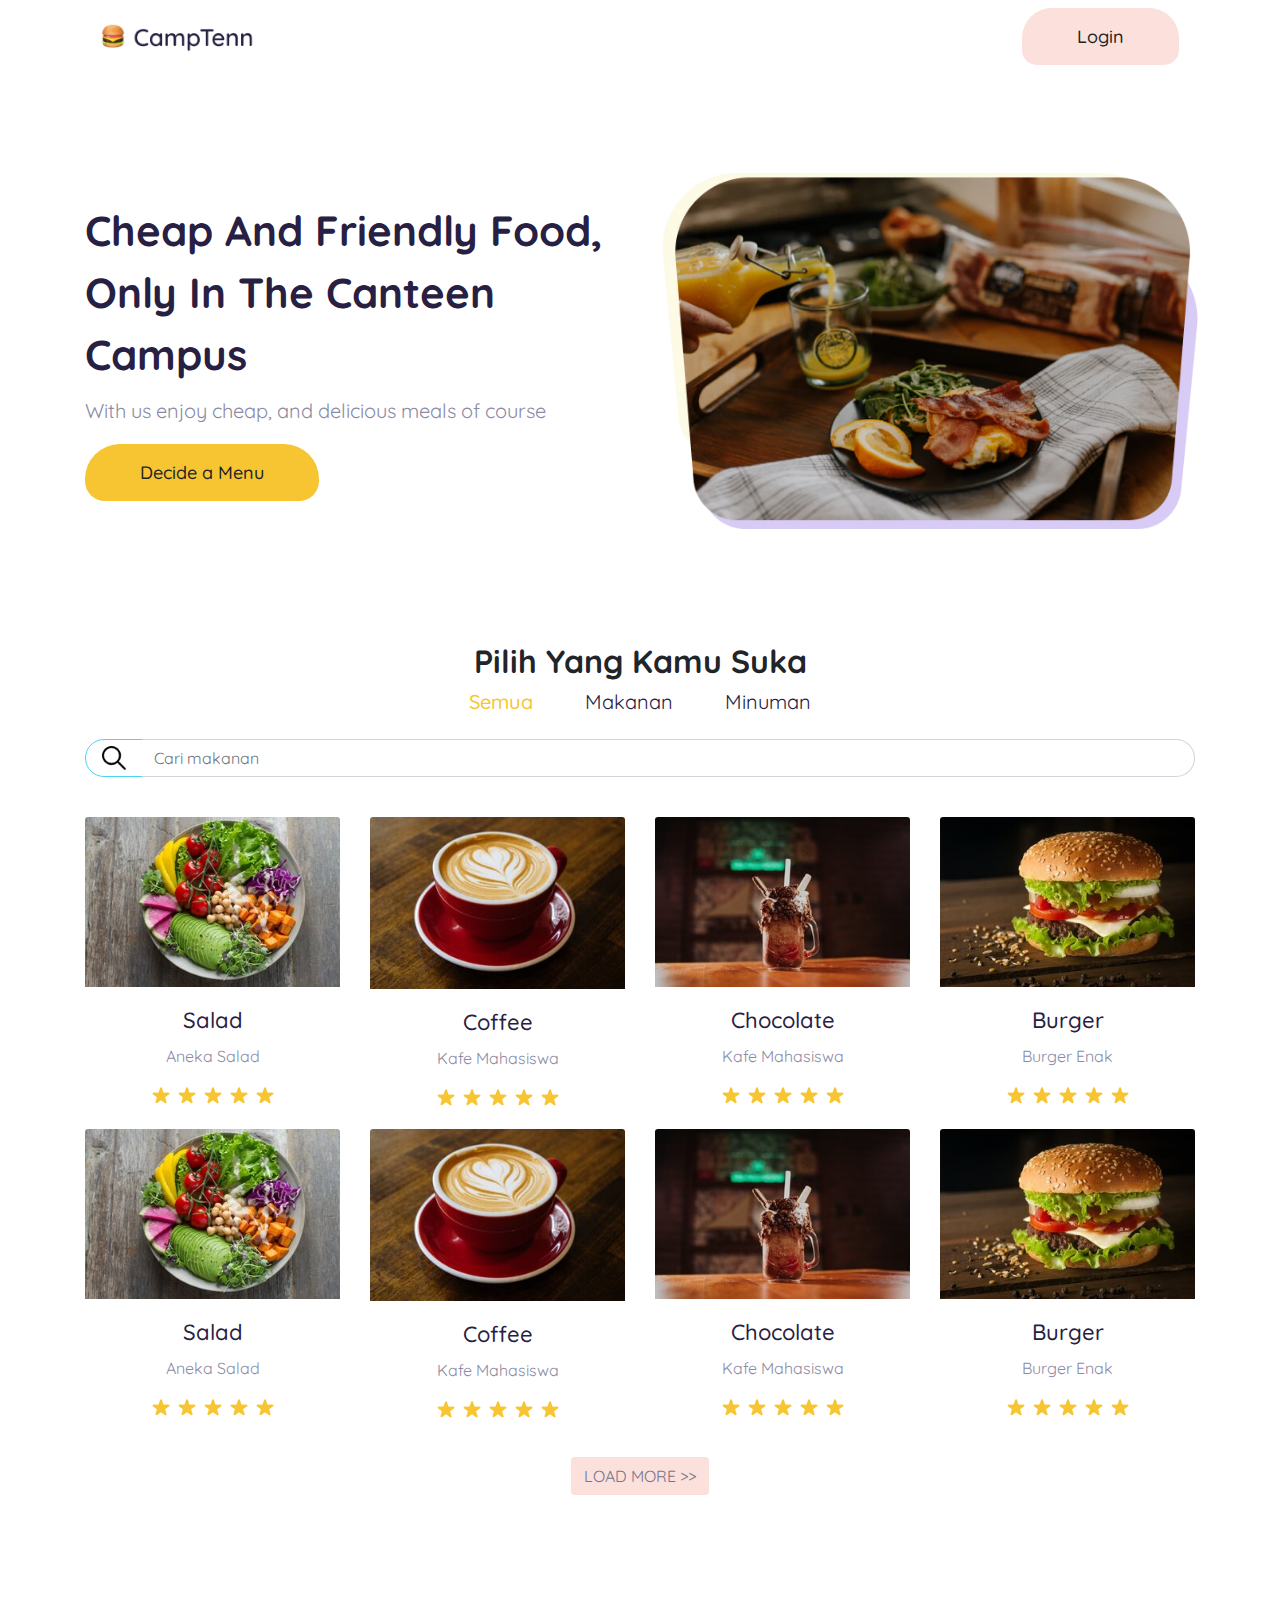
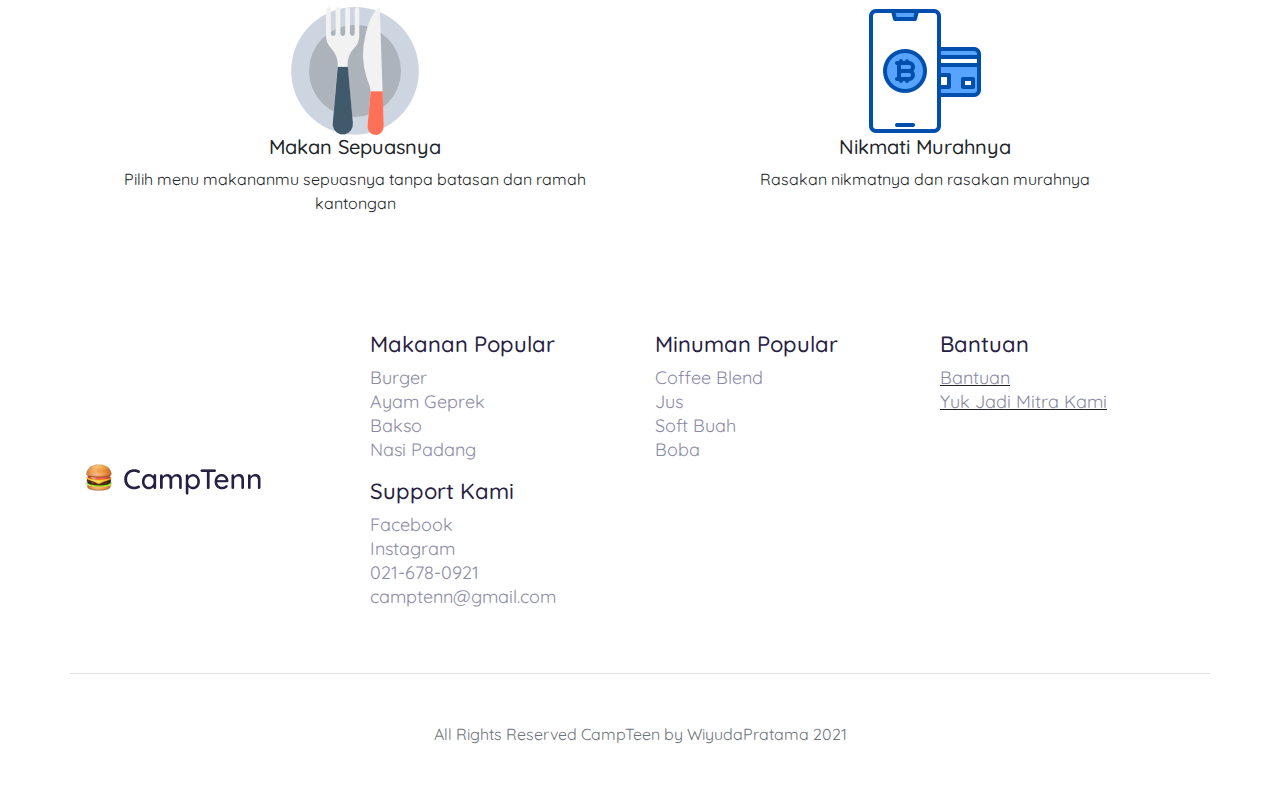
<file: index.html>
<!DOCTYPE html>
<html lang="en">
<head>
  <meta charset="UTF-8">
  <meta name="viewport" content="width=device-width, initial-scale=1.0">
  <link rel="icon" href="/frontend/icon/hamburger.png" type="image/png">
  <title>CampTenn</title>

  <link href="https://fonts.googleapis.com/css2?family=Quicksand:wght@400;500;700&display=swap" rel="stylesheet"> 
  <link rel="stylesheet" href="/frontend/library/css/bootstrap.min.css">
  <link rel="stylesheet" href="/frontend/style/main.css">


</head>
<body>

  <!-- navbar -->
  <div class="container">
    <nav class="navbar navbar-expand-lg navbar-light bg-white">
      <a href="index.html" class="navbar-brand">
        <img src="/frontend/image/logo.png" alt="Logo CampTeen" height="30px">
      </a>
      <button class="navbar-toggler" type="button" data-toggle="collapse" data-target="#navbarNav" aria-controls="navbarNav" aria-expanded="false" aria-label="Toggle navigation">
        <span class="navbar-toggler-icon"></span>
      </button>
      <div class="collapse navbar-collapse" id="navbarNav">
        <ul class="navbar-nav ml-auto text-center">
          <!-- Mobile Button -->
          <a href="login.html" class="d-sm-block d-md-none btn btn-login btn-block ml-sm-0">
            Login
          </a>
          <!-- Dekstop Button -->
          <a href="login.html" class="my-2 my-lg-0 d-none d-md-block btn btn-login ml-lg-4">
            Login
          </a>
        </ul>
      </div>
    </nav>
  </div>

  <!-- Banner -->
  <div class="jumbotron jumbotron-fluid">
    <div class="container">
      <div class="row justify-content-center">
        <div class="col-12 col-lg-6 d-flex align-items-center left-content">
          <div class="row">
            <div class="col-lg-12">
              <h1>Cheap And Friendly Food, <br>
                Only In The Canteen Campus
              </h1>
              <p>With us enjoy cheap, and delicious meals of course</p>
              <div class="btn-menu">
                <a data-easing="easeInOutCubic" href="#kategori" class="btn btn-menu-decide">
                  Decide a Menu
                </a>
              </div>
            </div>
          </div>
        </div>
        <div class="col-12 col-lg-6 right-content">
          <img src="/frontend/image/banner.jpg" alt="Banner" class="mx-auto d-block">
        </div>
      </div>
    </div>
  </div>

  <main>
    <!-- Kategori Menu -->
    <section class="section-kategori mt-5 pb-5" id="kategori">
      <div class="container">
        <div class="row text-center">
          <div class="col-12">
            <h2>Pilih Yang Kamu Suka</h2>
            <a href="#" class="mx-4 menu-kategori active">Semua</a>
            <a href="#" class="mx-4 menu-kategori">Makanan</a>
            <a href="#" class="mx-4 menu-kategori">Minuman</a>
          </div>
        </div>
        <div class="row mt-4 search-menu">
          <div class="col-12">
            <form action="#">
              <div class="input-group mb-3">
                <div class="input-group-prepend">
                  <span class="input-group-text" id="search-menu"><img src="/frontend/icon/search.png" alt="" class="w-75 mx-auto d-block"></span>
                </div>
                <input type="text" class="form-control" placeholder="Cari makanan" aria-describedby="search-menu">
              </div>
            </form>
          </div>
        </div>
        <div class="row menu-pilihan mt-4">
          <div class="col-12 col-md-6 col-lg-3">
            <div class="card">
              <a href="checkout.html">
                <img src="/frontend/image/salad.jpg" class="card-img-top" width="200px" alt="...">
              </a>
              <div class="card-body text-center">
                <h5 class="card-title">Salad</h5>
                <p class="card-text">Aneka Salad</p>
                <img src="/frontend/image/stars.png" alt="">
              </div>
            </div>
          </div>
          <div class="col-12 col-md-6 col-lg-3">
            <div class="card">
              <a href="#">
                <img src="/frontend/image/coffee.jpg" class="card-img-top" alt="...">
              </a>
              <div class="card-body text-center">
                <h5 class="card-title">Coffee</h5>
                <p class="card-text">Kafe Mahasiswa</p>
                <img src="/frontend/image/stars.png" alt="">
              </div>
            </div>
          </div>
          <div class="col-12 col-md-6 col-lg-3">
            <div class="card">
              <a href="#">
                <img src="/frontend/image/chocolate.jpg" class="card-img-top" alt="...">
              </a>
              <div class="card-body text-center">
                <h5 class="card-title">Chocolate</h5>
                <p class="card-text">Kafe Mahasiswa</p>
                <img src="/frontend/image/stars.png" alt="">
              </div>
            </div>
          </div>
          <div class="col-12 col-md-6 col-lg-3">
            <div class="card">
              <a href="#">
                <img src="/frontend/image/burger.jpg" class="card-img-top" alt="...">
              </a>
              <div class="card-body text-center">
                <h5 class="card-title">Burger</h5>
                <p class="card-text">Burger Enak</p>
                <img src="/frontend/image/stars.png" alt="">
              </div>
            </div>
          </div>
          <div class="col-12 col-md-6 col-lg-3">
            <div class="card">
              <a href="#">
                <img src="/frontend/image/salad.jpg" class="card-img-top" width="200px" alt="...">
              </a>
              <div class="card-body text-center">
                <h5 class="card-title">Salad</h5>
                <p class="card-text">Aneka Salad</p>
                <img src="/frontend/image/stars.png" alt="">
              </div>
            </div>
          </div>
          <div class="col-12 col-md-6 col-lg-3">
            <div class="card">
              <a href="#">
                <img src="/frontend/image/coffee.jpg" class="card-img-top" alt="...">
              </a>
              <div class="card-body text-center">
                <h5 class="card-title">Coffee</h5>
                <p class="card-text">Kafe Mahasiswa</p>
                <img src="/frontend/image/stars.png" alt="">
              </div>
            </div>
          </div>
          <div class="col-12 col-md-6 col-lg-3">
            <div class="card">
              <a href="#">
                <img src="/frontend/image/chocolate.jpg" class="card-img-top" alt="...">
              </a>
              <div class="card-body text-center">
                <h5 class="card-title">Chocolate</h5>
                <p class="card-text">Kafe Mahasiswa</p>
                <img src="/frontend/image/stars.png" alt="">
              </div>
            </div>
          </div>
          <div class="col-12 col-md-6 col-lg-3">
            <div class="card">
              <a href="#">
                <img src="/frontend/image/burger.jpg" class="card-img-top" alt="...">
              </a>
              <div class="card-body text-center">
                <h5 class="card-title">Burger</h5>
                <p class="card-text">Burger Enak</p>
                <img src="/frontend/image/stars.png" alt="">
              </div>
            </div>
          </div>
        </div>
        <div class="row text-center mt-3">
          <div class="col-12">
            <a href="#" class="btn btn-load-more">LOAD MORE >></a>
          </div>
        </div>
      </div>
    </section>

    <!-- Info -->
    <section class="section-info mt-5">
      <div class="container">
        <div class="row justify-content-center text-center">
          <div class="col-12 col-lg-6 pt-3">
            <img src="/frontend/icon/food.png" alt="">
            <h5>Makan Sepuasnya</h5>
            <p>Pilih menu makananmu sepuasnya tanpa batasan dan ramah kantongan</p>
          </div>
          <div class="col-12 col-lg-6 pt-3">
            <img src="/frontend/icon/payment.png" alt="">
            <h5>Nikmati Murahnya</h5>
            <p>Rasakan nikmatnya dan rasakan murahnya</p>
          </div>
        </div>
      </div>
    </section>
  </main>

  <footer>
    <div class="container">
      <div class="row justify-content-center pb-5">
        <div class="col-12 col-lg-3 d-flex align-items-center">
          <div class="row">
            <div class="col-lg-12">
              <img src="/frontend/image/logo.png" alt="Logo">
            </div>
          </div>
        </div>
        <div class="col-lg-3">
          <h5>Makanan Popular</h5>
          <ul class="list-unstyled">
            <li><a href="#">Burger</a></li>
            <li><a href="#">Ayam Geprek</a></li>
            <li><a href="#">Bakso</a></li>
            <li><a href="#">Nasi Padang</a></li>
          </ul>
          <h5>Support Kami</h5>
          <ul class="list-unstyled">
            <li><a href="#">Facebook</a></li>
            <li><a href="#">Instagram</a></li>
            <li><a href="#">021-678-0921</a></li>
            <li><a href="#">camptenn@gmail.com</a></li>
          </ul>
        </div>
        <div class="col-lg-3">
          <h5>Minuman Popular</h5>
          <ul class="list-unstyled">
            <li><a href="#">Coffee Blend</a></li>
            <li><a href="#">Jus</a></li>
            <li><a href="#">Soft Buah</a></li>
            <li><a href="#">Boba</a></li>
          </ul>
        </div>
        <div class="col-lg-3">
          <h5>Bantuan</h5>
          <u class="list-unstyled">
            <li><a href="#">Bantuan</a></li>
            <li><a href="#">Yuk Jadi Mitra Kami</a></li>
          </u>
        </div>
      </div>
      <div class="row justify-content-center align-items-center pt-5 border-top pb-5">
        <div class="col-auto text-muted">
          All Rights Reserved CampTeen by WiyudaPratama 2021
        </div>
      </div>
    </div>
  </footer>

  <script src="/frontend/library/jquery/jquery-3.5.1.min.js"></script>
  <script src="/frontend/library/js/bootstrap.min.js"></script>
  <script src="/frontend/library/smooth-scroll/smooth-scroll.polyfills.min.js"></script>
  <script>
    var easeInOutCubic = new SmoothScroll('[data-easing="easeInOutCubic"]', {
      easing: 'easeInOutCubic',
      speed: 800,
      speedAsDuration: true
    });
  </script>
</body>
</html>
</file>
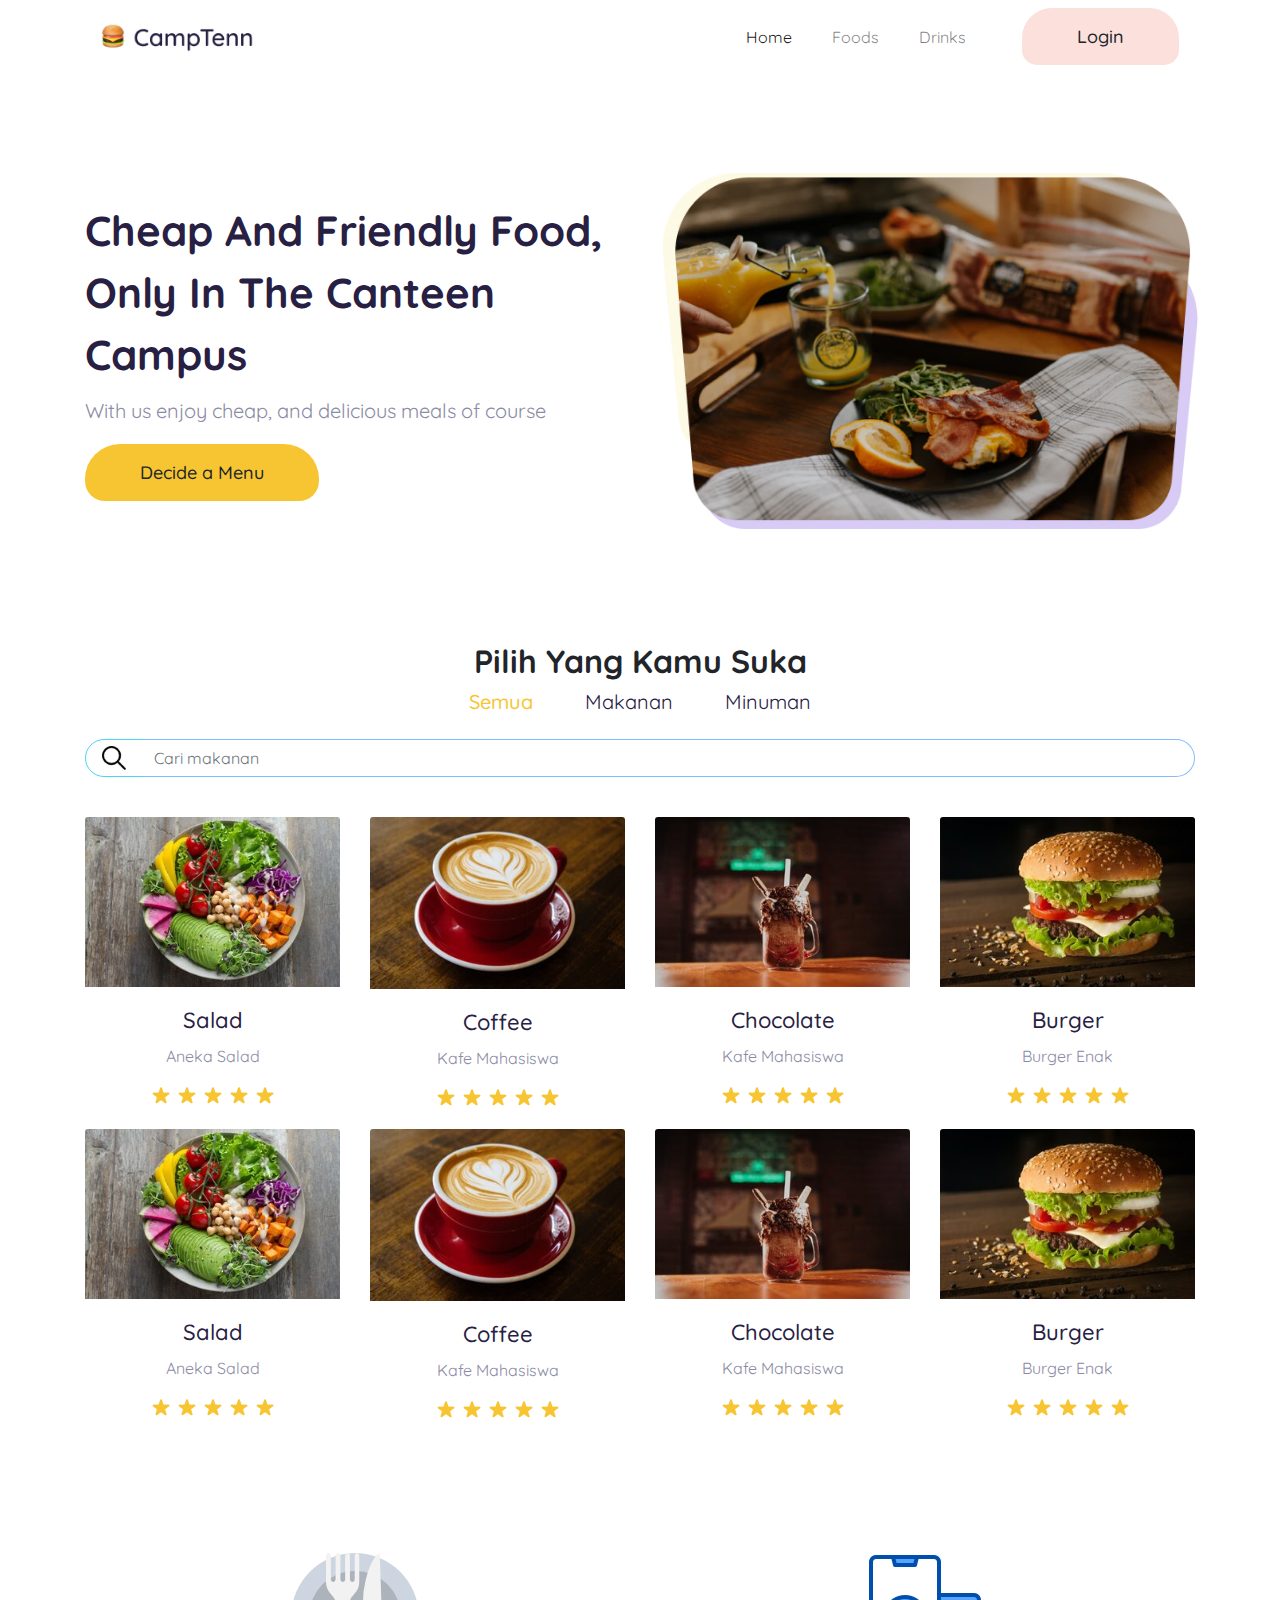
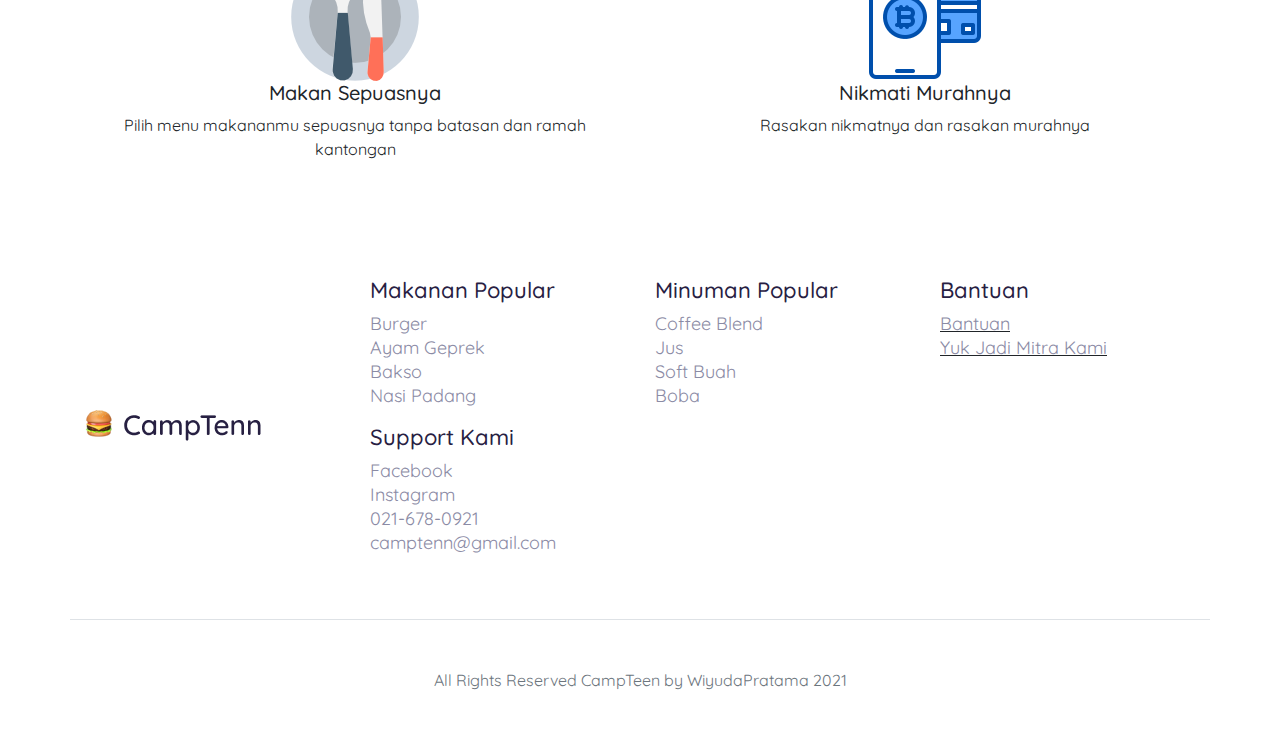
<file: frontend/index.html>
<!DOCTYPE html>
<html lang="en">
<head>
  <meta charset="UTF-8">
  <meta name="viewport" content="width=device-width, initial-scale=1.0">
  <title>CampTenn</title>

  <link href="https://fonts.googleapis.com/css2?family=Quicksand:wght@400;500;700&display=swap" rel="stylesheet"> 
  <link rel="stylesheet" href="/frontend/library/css/bootstrap.min.css">
  <link rel="stylesheet" href="/frontend/style/main.css">

</head>
<body>

  <!-- navbar -->
  <div class="container">
    <nav class="navbar navbar-expand-lg navbar-light bg-white">
      <a href="#" class="navbar-brand">
        <img src="/frontend/image/logo.png" alt="Logo CampTeen" height="30px">
      </a>
      <button class="navbar-toggler" type="button" data-toggle="collapse" data-target="#navbarNav" aria-controls="navbarNav" aria-expanded="false" aria-label="Toggle navigation">
        <span class="navbar-toggler-icon"></span>
      </button>
      <div class="collapse navbar-collapse" id="navbarNav">
        <ul class="navbar-nav ml-auto text-center">
          <li class="nav-item mr-lg-4 mr-sm-0">
            <a href="#" class="nav-link active">Home</a>
          </li>
          <li class="nav-item mr-lg-4 mr-sm-0">
            <a href="#" class="nav-link">Foods</a>
          </li>
          <li class="nav-item mr-lg-4 mr-sm-0">
            <a href="#" class="nav-link">Drinks</a>
          </li>
        </ul>
        <!-- Mobile Button -->
        <a href="#" class="d-sm-block d-md-none btn btn-login btn-block ml-sm-0">
          Login
        </a>
        <!-- Dekstop Button -->
        <a href="#" class="my-2 my-lg-0 d-none d-md-block btn btn-login ml-lg-4">
          Login
        </a>
      </div>
    </nav>
  </div>

  <!-- Banner -->
  <div class="jumbotron jumbotron-fluid">
    <div class="container">
      <div class="row justify-content-center">
        <div class="col-12 col-lg-6 d-flex align-items-center left-content">
          <div class="row">
            <div class="col-lg-12">
              <h1>Cheap And Friendly Food, <br>
                Only In The Canteen Campus
              </h1>
              <p>With us enjoy cheap, and delicious meals of course</p>
              <div class="btn-menu">
                <a href="#" class="btn btn-menu-decide">
                  Decide a Menu
                </a>
              </div>
            </div>
          </div>
        </div>
        <div class="col-12 col-lg-6 right-content">
          <img src="/frontend/image/banner.jpg" alt="Banner" class="mx-auto d-block">
        </div>
      </div>
    </div>
  </div>

  <main>
    <!-- Kategori Menu -->
    <section class="section-kategori mt-5 pb-5">
      <div class="container">
        <div class="row text-center">
          <div class="col-12">
            <h2>Pilih Yang Kamu Suka</h2>
            <a href="#" class="mx-4 menu-kategori active">Semua</a>
            <a href="#" class="mx-4 menu-kategori">Makanan</a>
            <a href="#" class="mx-4 menu-kategori">Minuman</a>
          </div>
        </div>
        <div class="row mt-4 search-menu">
          <div class="col-12">
            <form action="#">
              <div class="input-group mb-3">
                <div class="input-group-prepend">
                  <span class="input-group-text" id="search-menu"><img src="/frontend/icon/search.png" alt="" class="w-75 mx-auto d-block"></span>
                </div>
                <input type="text" class="form-control" placeholder="Cari makanan" aria-describedby="search-menu" autofocus>
              </div>
            </form>
          </div>
        </div>
        <div class="row menu-pilihan mt-4">
          <div class="col-12 col-md-6 col-lg-3">
            <div class="card">
              <a href="checkout.html">
                <img src="/frontend/image/salad.jpg" class="card-img-top" width="200px" alt="...">
              </a>
              <div class="card-body text-center">
                <h5 class="card-title">Salad</h5>
                <p class="card-text">Aneka Salad</p>
                <img src="/frontend/image/stars.png" alt="">
              </div>
            </div>
          </div>
          <div class="col-12 col-md-6 col-lg-3">
            <div class="card">
              <a href="#">
                <img src="/frontend/image/coffee.jpg" class="card-img-top" alt="...">
              </a>
              <div class="card-body text-center">
                <h5 class="card-title">Coffee</h5>
                <p class="card-text">Kafe Mahasiswa</p>
                <img src="/frontend/image/stars.png" alt="">
              </div>
            </div>
          </div>
          <div class="col-12 col-md-6 col-lg-3">
            <div class="card">
              <a href="#">
                <img src="/frontend/image/chocolate.jpg" class="card-img-top" alt="...">
              </a>
              <div class="card-body text-center">
                <h5 class="card-title">Chocolate</h5>
                <p class="card-text">Kafe Mahasiswa</p>
                <img src="/frontend/image/stars.png" alt="">
              </div>
            </div>
          </div>
          <div class="col-12 col-md-6 col-lg-3">
            <div class="card">
              <a href="#">
                <img src="/frontend/image/burger.jpg" class="card-img-top" alt="...">
              </a>
              <div class="card-body text-center">
                <h5 class="card-title">Burger</h5>
                <p class="card-text">Burger Enak</p>
                <img src="/frontend/image/stars.png" alt="">
              </div>
            </div>
          </div>
          <div class="col-12 col-md-6 col-lg-3">
            <div class="card">
              <a href="#">
                <img src="/frontend/image/salad.jpg" class="card-img-top" width="200px" alt="...">
              </a>
              <div class="card-body text-center">
                <h5 class="card-title">Salad</h5>
                <p class="card-text">Aneka Salad</p>
                <img src="/frontend/image/stars.png" alt="">
              </div>
            </div>
          </div>
          <div class="col-12 col-md-6 col-lg-3">
            <div class="card">
              <a href="#">
                <img src="/frontend/image/coffee.jpg" class="card-img-top" alt="...">
              </a>
              <div class="card-body text-center">
                <h5 class="card-title">Coffee</h5>
                <p class="card-text">Kafe Mahasiswa</p>
                <img src="/frontend/image/stars.png" alt="">
              </div>
            </div>
          </div>
          <div class="col-12 col-md-6 col-lg-3">
            <div class="card">
              <a href="#">
                <img src="/frontend/image/chocolate.jpg" class="card-img-top" alt="...">
              </a>
              <div class="card-body text-center">
                <h5 class="card-title">Chocolate</h5>
                <p class="card-text">Kafe Mahasiswa</p>
                <img src="/frontend/image/stars.png" alt="">
              </div>
            </div>
          </div>
          <div class="col-12 col-md-6 col-lg-3">
            <div class="card">
              <a href="#">
                <img src="/frontend/image/burger.jpg" class="card-img-top" alt="...">
              </a>
              <div class="card-body text-center">
                <h5 class="card-title">Burger</h5>
                <p class="card-text">Burger Enak</p>
                <img src="/frontend/image/stars.png" alt="">
              </div>
            </div>
          </div>
        </div>
      </div>
    </section>

    <!-- Info -->
    <section class="section-info mt-5">
      <div class="container">
        <div class="row justify-content-center text-center">
          <div class="col-12 col-lg-6 pt-3">
            <img src="/frontend/icon/food.png" alt="">
            <h5>Makan Sepuasnya</h5>
            <p>Pilih menu makananmu sepuasnya tanpa batasan dan ramah kantongan</p>
          </div>
          <div class="col-12 col-lg-6 pt-3">
            <img src="/frontend/icon/payment.png" alt="">
            <h5>Nikmati Murahnya</h5>
            <p>Rasakan nikmatnya dan rasakan murahnya</p>
          </div>
        </div>
      </div>
    </section>
  </main>

  <footer>
    <div class="container">
      <div class="row justify-content-center pb-5">
        <div class="col-12 col-lg-3 d-flex align-items-center">
          <div class="row">
            <div class="col-lg-12">
              <img src="/frontend/image/logo.png" alt="Logo">
            </div>
          </div>
        </div>
        <div class="col-lg-3">
          <h5>Makanan Popular</h5>
          <ul class="list-unstyled">
            <li><a href="#">Burger</a></li>
            <li><a href="#">Ayam Geprek</a></li>
            <li><a href="#">Bakso</a></li>
            <li><a href="#">Nasi Padang</a></li>
          </ul>
          <h5>Support Kami</h5>
          <ul class="list-unstyled">
            <li><a href="#">Facebook</a></li>
            <li><a href="#">Instagram</a></li>
            <li><a href="#">021-678-0921</a></li>
            <li><a href="#">camptenn@gmail.com</a></li>
          </ul>
        </div>
        <div class="col-lg-3">
          <h5>Minuman Popular</h5>
          <ul class="list-unstyled">
            <li><a href="#">Coffee Blend</a></li>
            <li><a href="#">Jus</a></li>
            <li><a href="#">Soft Buah</a></li>
            <li><a href="#">Boba</a></li>
          </ul>
        </div>
        <div class="col-lg-3">
          <h5>Bantuan</h5>
          <u class="list-unstyled">
            <li><a href="#">Bantuan</a></li>
            <li><a href="#">Yuk Jadi Mitra Kami</a></li>
          </u>
        </div>
      </div>
      <div class="row justify-content-center align-items-center pt-5 border-top pb-5">
        <div class="col-auto text-muted">
          All Rights Reserved CampTeen by WiyudaPratama 2021
        </div>
      </div>
    </div>
  </footer>

  <script src="/frontend/library/jquery/jquery-3.5.1.min.js"></script>
  <script src="/frontend/library/js/bootstrap.min.js"></script>
</body>
</html>
</file>
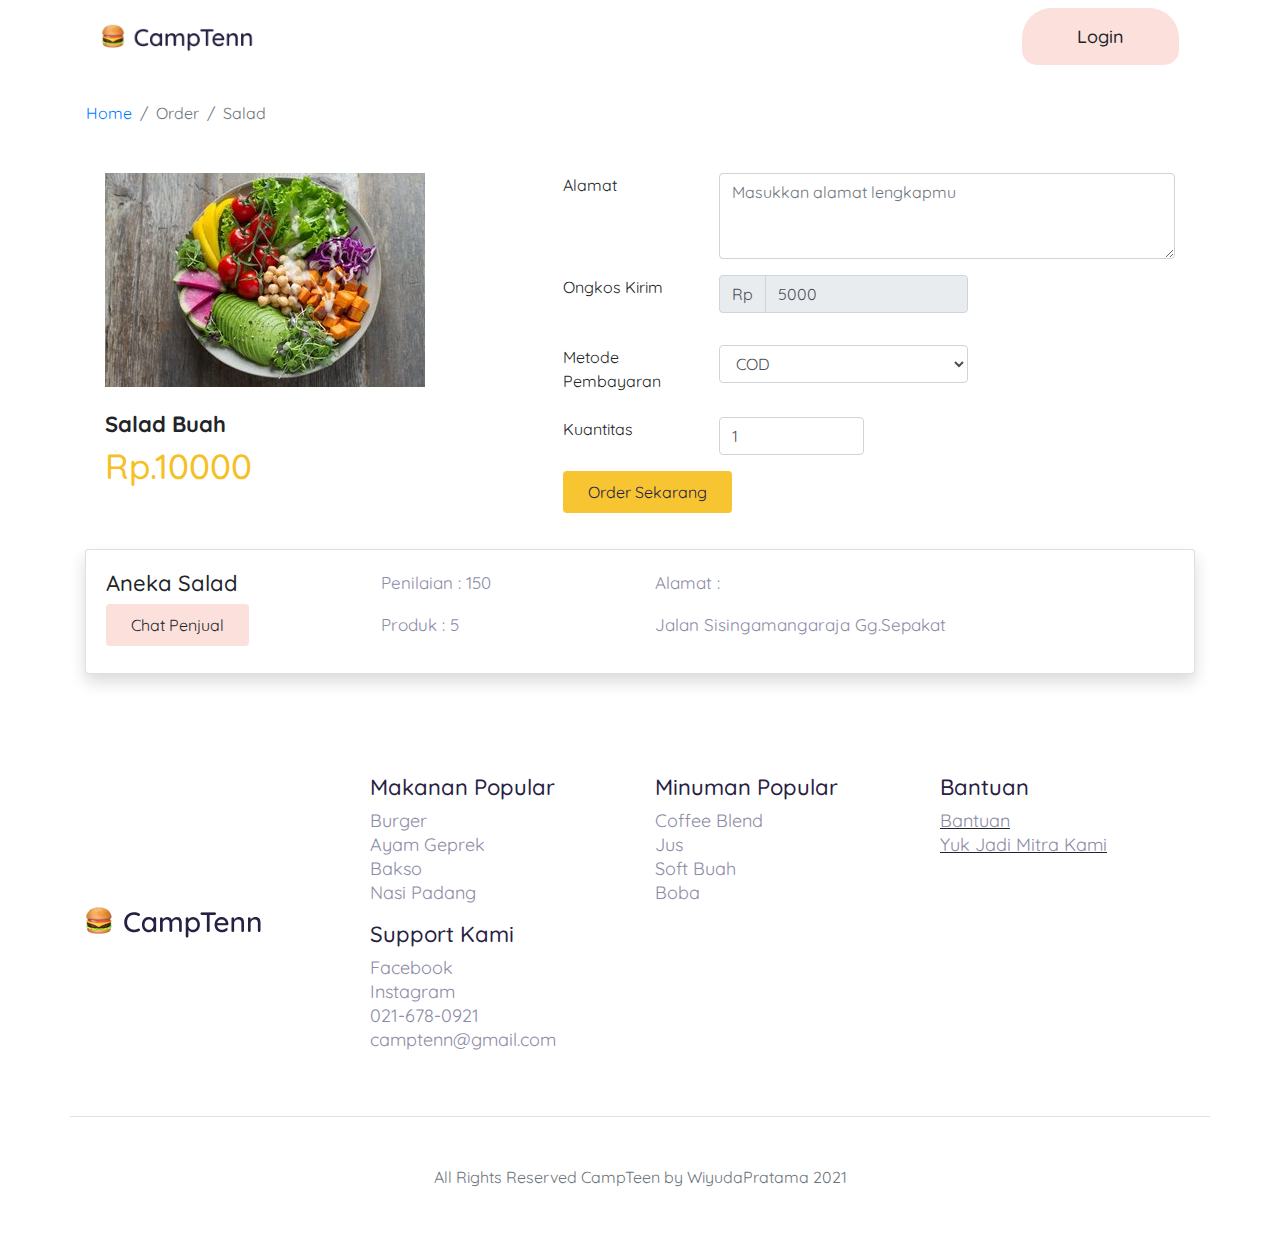
<file: checkout.html>
<!DOCTYPE html>
<html lang="en">
<head>
  <meta charset="UTF-8">
  <meta name="viewport" content="width=device-width, initial-scale=1.0">
  <link rel="icon" href="/frontend/icon/hamburger.png" type="image/png">
  <title>CampTenn</title>

  <link href="https://fonts.googleapis.com/css2?family=Quicksand:wght@400;500;700&display=swap" rel="stylesheet"> 
  <link rel="stylesheet" href="/frontend/library/css/bootstrap.min.css">
  <link rel="stylesheet" href="/frontend/style/main.css">

</head>
<body>

  <!-- navbar -->
  <div class="container">
    <nav class="navbar navbar-expand-lg navbar-light bg-white">
      <a href="index.html" class="navbar-brand">
        <img src="/frontend/image/logo.png" alt="Logo CampTeen" height="30px">
      </a>
      <button class="navbar-toggler" type="button" data-toggle="collapse" data-target="#navbarNav" aria-controls="navbarNav" aria-expanded="false" aria-label="Toggle navigation">
        <span class="navbar-toggler-icon"></span>
      </button>
      <div class="collapse navbar-collapse" id="navbarNav">
        <ul class="navbar-nav ml-auto text-center">
          <!-- Mobile Button -->
          <a href="#" class="d-sm-block d-md-none btn btn-login btn-block ml-sm-0">
            Login
          </a>
          <!-- Dekstop Button -->
          <a href="#" class="my-2 my-lg-0 d-none d-md-block btn btn-login ml-lg-4">
            Login
          </a>
        </ul>
      </div>
    </nav>
  </div>

  <main>
    <section class="section-details mt-3">
      <div class="container">
        <div class="row">
          <div class="col p-0">
            <nav aria-label="breadcrumb">
              <ol class="breadcrumb">
                <li class="breadcrumb-item"><a href="index.html">Home</a></li>
                <li class="breadcrumb-item active" aria-current="page">Order</li>
                <li class="breadcrumb-item active" aria-current="page">Salad</li>
              </ol>
            </nav>
          </div>
        </div>
        <div class="row">
          <div class="col-12">
            <div class="card">
              <div class="card-body">
                <div class="row">
                  <div class="col-12 col-lg-5">
                    <img src="/frontend/image/salad.jpg" alt="">
                    <div class="detail-menu-order pt-4">
                      <h5>Salad Buah</h5>
                      <h3>Rp.10000</h3>
                    </div>
                  </div>
                  <div class="col-12 col-lg-7">
                    <form action="#">
                      <div class="form-row">
                        <div class="form-group col-3">
                          <label for="alamat">Alamat</label>
                        </div>
                        <div class="form-group col-9">
                          <textarea name="alamat" id="alamat" rows="3" class="form-control" placeholder="Masukkan alamat lengkapmu"></textarea>
                        </div>
                      </div>
                      <div class="form-row">
                        <div class="form-group col-3">
                          <label for="ongkir">Ongkos Kirim</label>
                        </div>
                        <div class="form-group col-5">
                          <div class="input-group mb-3">
                            <div class="input-group-prepend">
                              <span class="input-group-text">Rp</span>
                            </div>
                            <input type="number" name ="ongkir" id="ongkir" value="5000" class="form-control" readonly>
                          </div>
                        </div>
                      </div>
                      <div class="form-row">
                        <div class="form-group col-3">
                          <label for="metodebayar">Metode Pembayaran</label>
                        </div>
                        <div class="form-group col-5">
                          <select name="metodebayar" id="metodebayar" class="form-control">
                            <option value="COD">COD</option>
                            <option value="DANA">DANA</option>
                            <option value="OVO">OVO</option>
                            <option value="Transfer Via Bank">Transfer Via Bank</option>
                          </select>
                        </div>
                      </div>
                      <div class="form-row">
                        <div class="form-group col-3">
                          <label for="qty">Kuantitas</label>
                        </div>
                        <div class="form-group col-3">
                          <input type="number" name="qty" class="form-control" id="qty" value="1">
                        </div>
                      </div>
                      <a href="success.html" type="button" class="btn btn-order px-4 py-2">Order Sekarang</a>
                    </form>
                  </div>
                </div>
              </div>
            </div>
          </div>
        </div>
      </div>
    </section>

    <section class="section-profil mt-3">
      <div class="container">
        <div class="row">
          <div class="col-12">
            <div class="card shadow">
              <div class="card-body">
                <div class="row">
                  <div class="col-12 col-lg-3">
                    <h5>Aneka Salad</h5>
                    <button type="button" class="btn btn-chat px-4 py-2">Chat Penjual</button>
                  </div>
                  <div class="col-12 col-lg-3">
                    <p>Penilaian : 150</p>
                    <p>Produk : 5</p>
                  </div>
                  <div class="col-12 col-lg-6">
                    <p>Alamat :</p>
                    <p>Jalan Sisingamangaraja Gg.Sepakat</p>
                  </div>
                </div>
              </div>
            </div>
          </div>
        </div>
      </div>
    </section>
  </main>

  <footer>
    <div class="container">
      <div class="row justify-content-center pb-5">
        <div class="col-12 col-lg-3 d-flex align-items-center">
          <div class="row">
            <div class="col-lg-12">
              <img src="/frontend/image/logo.png" alt="Logo">
            </div>
          </div>
        </div>
        <div class="col-lg-3">
          <h5>Makanan Popular</h5>
          <ul class="list-unstyled">
            <li><a href="#">Burger</a></li>
            <li><a href="#">Ayam Geprek</a></li>
            <li><a href="#">Bakso</a></li>
            <li><a href="#">Nasi Padang</a></li>
          </ul>
          <h5>Support Kami</h5>
          <ul class="list-unstyled">
            <li><a href="#">Facebook</a></li>
            <li><a href="#">Instagram</a></li>
            <li><a href="#">021-678-0921</a></li>
            <li><a href="#">camptenn@gmail.com</a></li>
          </ul>
        </div>
        <div class="col-lg-3">
          <h5>Minuman Popular</h5>
          <ul class="list-unstyled">
            <li><a href="#">Coffee Blend</a></li>
            <li><a href="#">Jus</a></li>
            <li><a href="#">Soft Buah</a></li>
            <li><a href="#">Boba</a></li>
          </ul>
        </div>
        <div class="col-lg-3">
          <h5>Bantuan</h5>
          <u class="list-unstyled">
            <li><a href="#">Bantuan</a></li>
            <li><a href="#">Yuk Jadi Mitra Kami</a></li>
          </u>
        </div>
      </div>
      <div class="row justify-content-center align-items-center pt-5 border-top pb-5">
        <div class="col-auto text-muted">
          All Rights Reserved CampTeen by WiyudaPratama 2021
        </div>
      </div>
    </div>
  </footer>

  <script src="/frontend/library/jquery/jquery-3.5.1.min.js"></script>
  <script src="/frontend/library/js/bootstrap.min.js"></script>
</body>
</html>
</file>
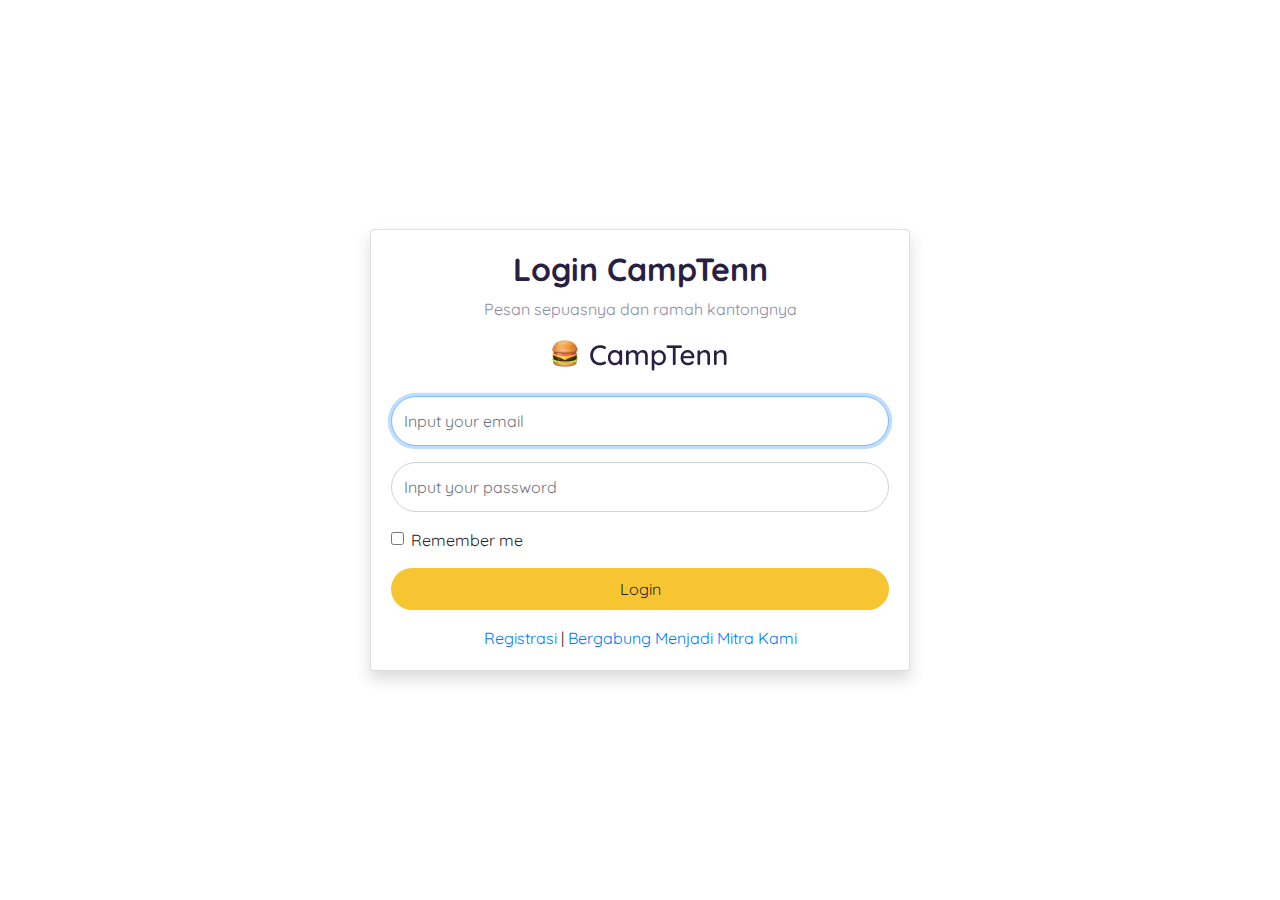
<file: login.html>
<!DOCTYPE html>
<html lang="en">
<head>
  <meta charset="UTF-8">
  <meta name="viewport" content="width=device-width, initial-scale=1.0">
  <link rel="icon" href="/frontend/icon/hamburger.png" type="image/png">
  <title>CampTenn</title>

  <link href="https://fonts.googleapis.com/css2?family=Quicksand:wght@400;500;700&display=swap" rel="stylesheet"> 
  <link rel="stylesheet" href="/frontend/library/css/bootstrap.min.css">
  <link rel="stylesheet" href="/frontend/style/main.css">

</head>
<body>

  <main>
    <section class="section-login d-flex align-items-center">
      <div class="container">
        <div class="row justify-content-center">
          <div class="col-12 col-lg-6 text-center">
            <div class="card shadow">
              <div class="card-body">
                <h1>Login CampTenn</h1>
                <p>Pesan sepuasnya dan ramah kantongnya</p>
                <a href="index.html">
                  <img src="/frontend/image/logo.png" alt="Logo" class="pb-4">
                </a>
                <form action="#">
                  <div class="form-group">
                    <input type="text" name="email" id="email" class="form-control" placeholder="Input your email" autofocus>
                  </div>
                  <div class="form-group">
                    <input type="text" name="password" id="password" class="form-control" placeholder="Input your password">
                  </div>
                  <div class="form-group form-check text-left">
                    <input type="checkbox" class="form-check-input" id="remeberme" name="rememberme">
                    <label class="form-check-label" for="remeberme">Remember me</label>
                  </div>
                  <button type="button" class="btn btn-login px-4 py-2 mb-3 btn-block">Login</button>
                  <a href="registrasi.html">Registrasi</a>
                  |
                  <a href="registrasimitra.html">Bergabung Menjadi Mitra Kami</a>
                </form>
              </div>
            </div>
          </div>
        </div>
      </div>
    </section>
  </main>

  <script src="/frontend/library/jquery/jquery-3.5.1.min.js"></script>
  <script src="/frontend/library/js/bootstrap.min.js"></script>
</body>
</html>
</file>
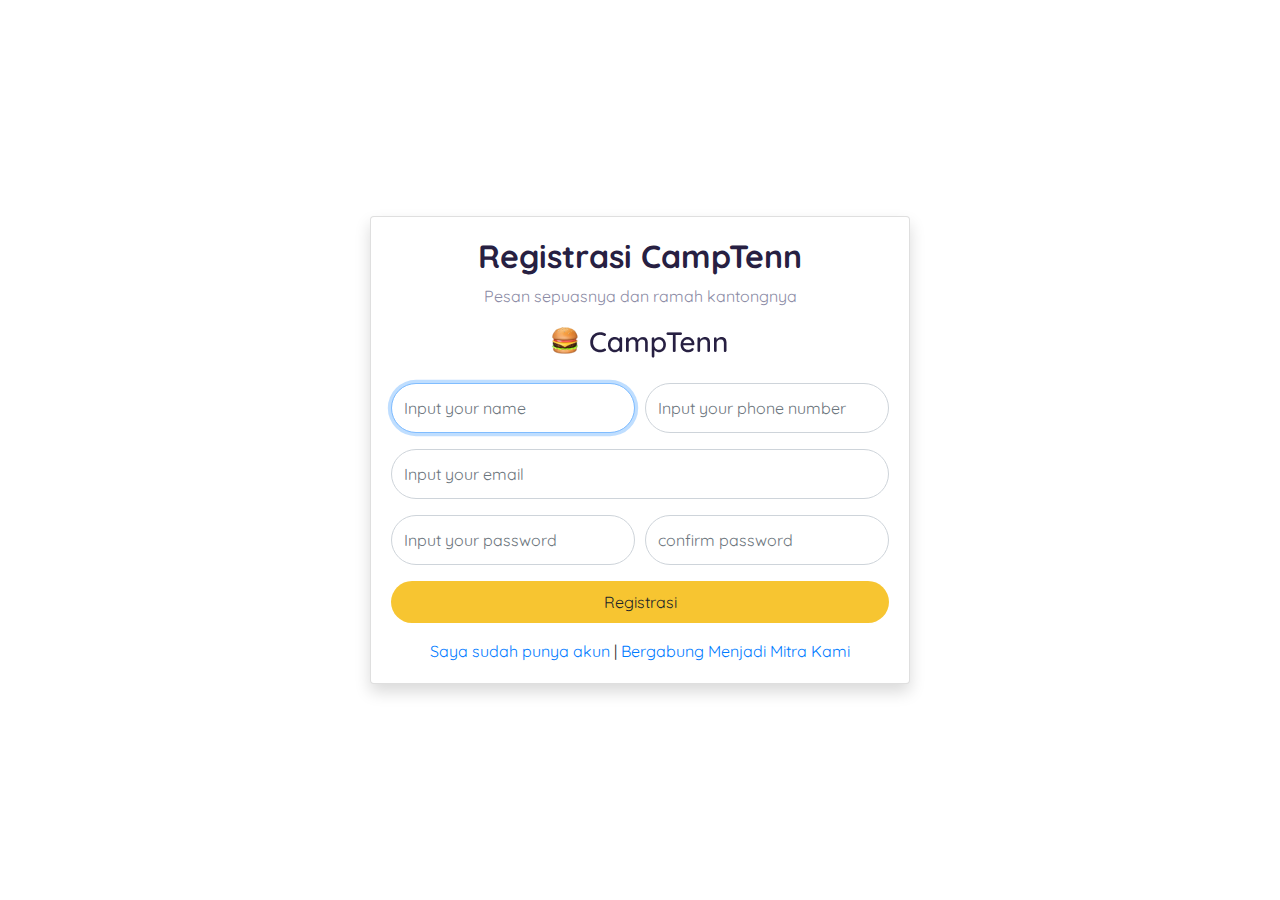
<file: registrasi.html>
<!DOCTYPE html>
<html lang="en">
<head>
  <meta charset="UTF-8">
  <meta name="viewport" content="width=device-width, initial-scale=1.0">
  <link rel="icon" href="/frontend/icon/hamburger.png" type="image/png">
  <title>CampTenn</title>

  <link href="https://fonts.googleapis.com/css2?family=Quicksand:wght@400;500;700&display=swap" rel="stylesheet"> 
  <link rel="stylesheet" href="/frontend/library/css/bootstrap.min.css">
  <link rel="stylesheet" href="/frontend/style/main.css">

</head>
<body>

  <main>
    <section class="section-login d-flex align-items-center">
      <div class="container">
        <div class="row justify-content-center">
          <div class="col-12 col-lg-6 text-center">
            <div class="card shadow">
              <div class="card-body">
                <h1>Registrasi CampTenn</h1>
                <p>Pesan sepuasnya dan ramah kantongnya</p>
                <a href="index.html">
                  <img src="/frontend/image/logo.png" alt="Logo" class="pb-4">
                </a>
                <form action="#">
                  <div class="form-row">
                    <div class="form-group col-lg-6">
                      <input type="text" name="nama" id="nama" class="form-control" placeholder="Input your name" autofocus>
                    </div>
                    <div class="form-group col-lg-6">
                      <input type="text" name="no_hp" id="no_hp" class="form-control" placeholder="Input your phone number">
                    </div>
                  </div>
                  <div class="form-group">
                    <input type="text" name="email" id="email" class="form-control" placeholder="Input your email">
                  </div>
                  <div class="form-row">
                    <div class="form-group col-lg-6">
                      <input type="text" name="password" id="password" class="form-control" placeholder="Input your password">
                    </div>
                    <div class="form-group col-lg-6">
                      <input type="text" name="confirmPassword" id="confirmPassword" class="form-control" placeholder="confirm password">
                    </div>
                  </div>
                  <button type="button" class="btn btn-login px-4 py-2 mb-3 btn-block">Registrasi</button>
                  <a href="login.html">Saya sudah punya akun</a>
                  |
                  <a href="registrasimitra.html">Bergabung Menjadi Mitra Kami</a>
                </form>
              </div>
            </div>
          </div>
        </div>
      </div>
    </section>
  </main>

  <script src="/frontend/library/jquery/jquery-3.5.1.min.js"></script>
  <script src="/frontend/library/js/bootstrap.min.js"></script>
</body>
</html>
</file>
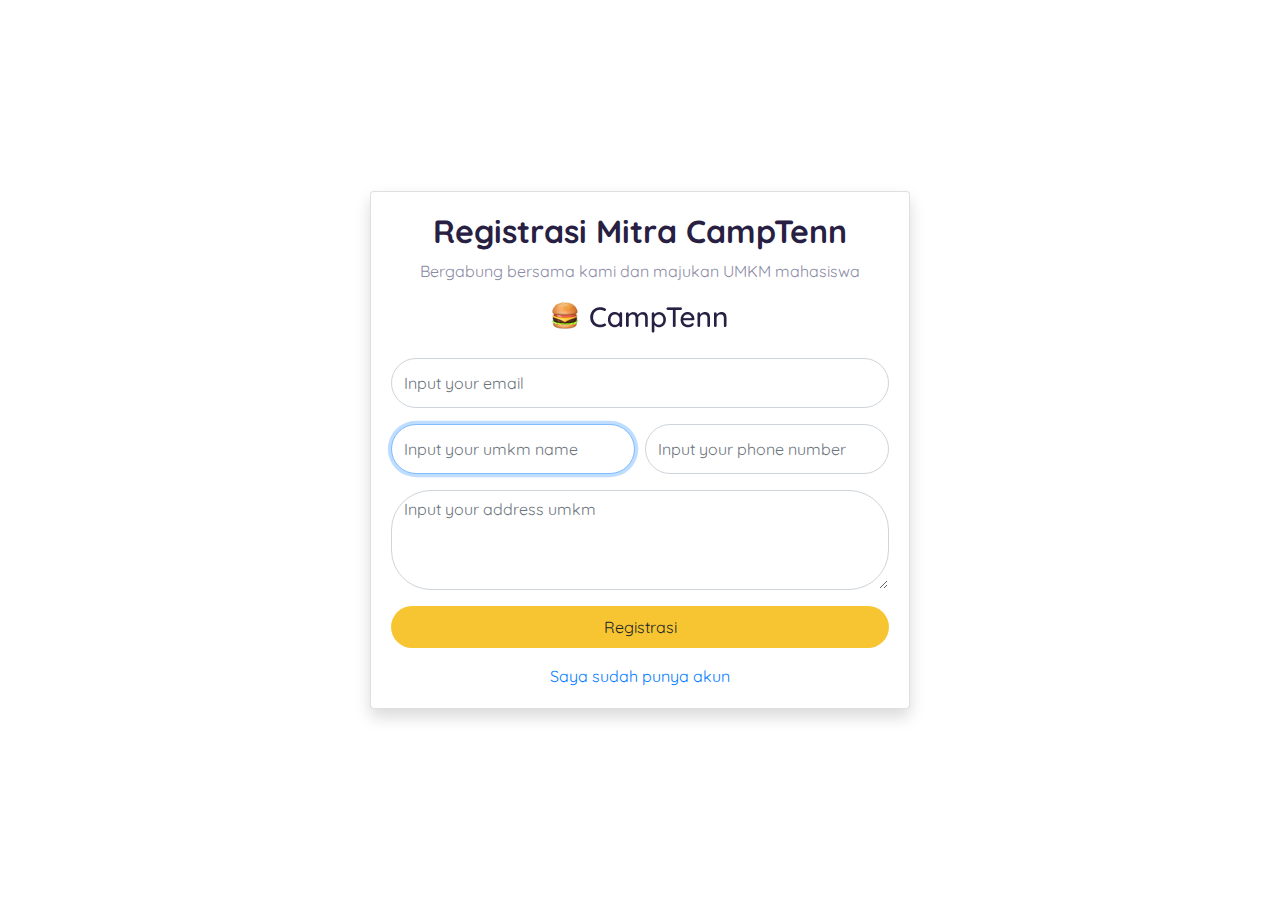
<file: registrasimitra.html>
<!DOCTYPE html>
<html lang="en">
<head>
  <meta charset="UTF-8">
  <meta name="viewport" content="width=device-width, initial-scale=1.0">
  <link rel="icon" href="/frontend/icon/hamburger.png" type="image/png">
  <title>CampTenn</title>

  <link href="https://fonts.googleapis.com/css2?family=Quicksand:wght@400;500;700&display=swap" rel="stylesheet"> 
  <link rel="stylesheet" href="/frontend/library/css/bootstrap.min.css">
  <link rel="stylesheet" href="/frontend/style/main.css">

</head>
<body>

  <main>
    <section class="section-login d-flex align-items-center">
      <div class="container">
        <div class="row justify-content-center">
          <div class="col-12 col-lg-6 text-center">
            <div class="card shadow">
              <div class="card-body">
                <h1>Registrasi Mitra CampTenn</h1>
                <p>Bergabung bersama kami dan majukan UMKM mahasiswa</p>
                <a href="index.html">
                  <img src="/frontend/image/logo.png" alt="Logo" class="pb-4">
                </a>
                <form action="#">
                  <div class="form-group">
                    <input type="text" name="email" id="email" class="form-control" placeholder="Input your email">
                  </div>
                  <div class="form-row">
                    <div class="form-group col-lg-6">
                      <input type="text" name="umkm" id="umkm" class="form-control" placeholder="Input your umkm name" autofocus>
                    </div>
                    <div class="form-group col-lg-6">
                      <input type="text" name="no_hp" id="no_hp" class="form-control" placeholder="Input your phone number">
                    </div>
                  </div>
                  <div class="form-group">
                    <textarea name="alamat" id="alamat" rows="10" class="form-control alamat" placeholder="Input your address umkm"></textarea>
                  </div>
                  <button type="button" class="btn btn-login px-4 py-2 mb-3 btn-block">Registrasi</button>
                  <a href="login.html">Saya sudah punya akun</a>
              </div>
            </div>
          </div>
        </div>
      </div>
    </section>
  </main>

  <script src="/frontend/library/jquery/jquery-3.5.1.min.js"></script>
  <script src="/frontend/library/js/bootstrap.min.js"></script>
</body>
</html>
</file>
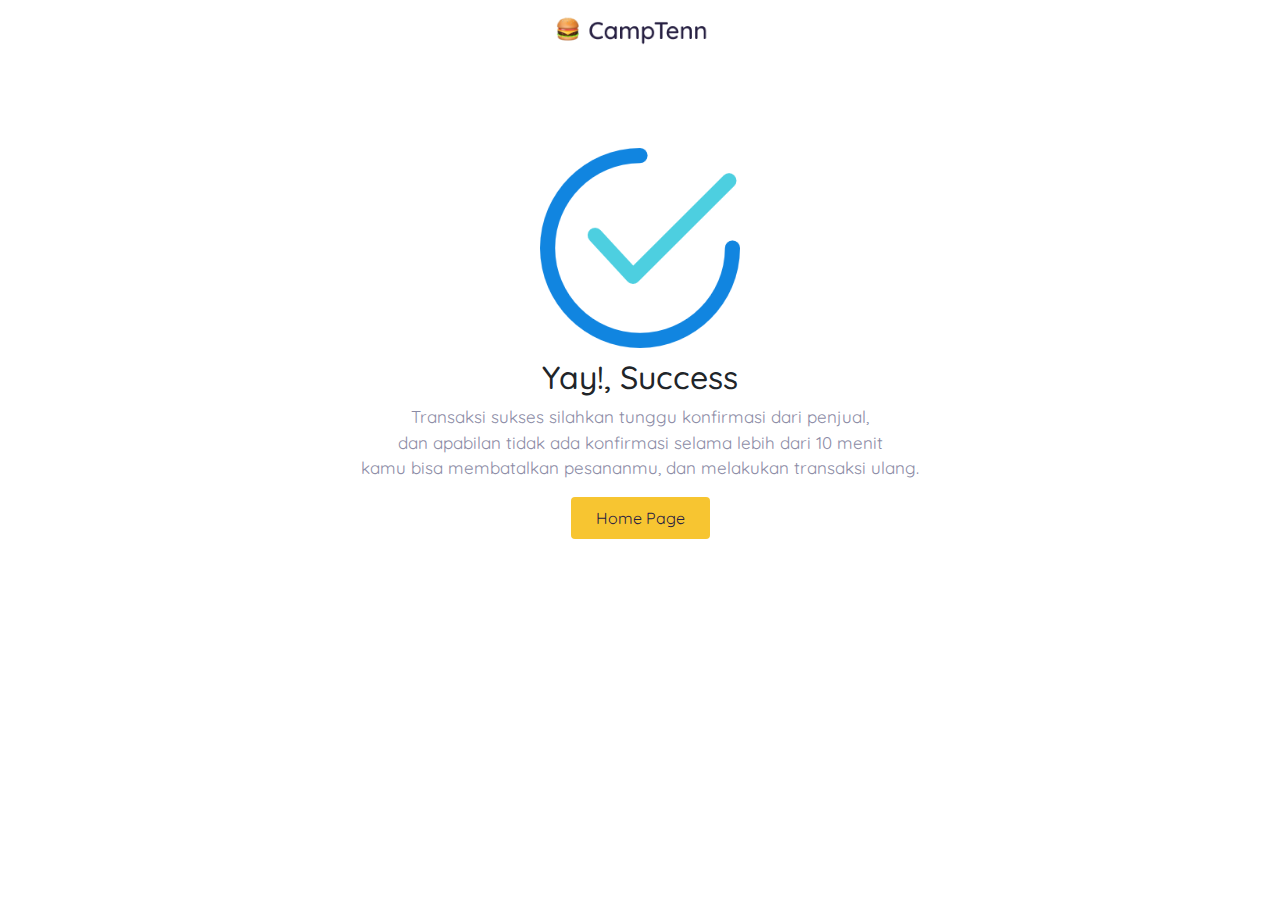
<file: success.html>
<!DOCTYPE html>
<html lang="en">
<head>
  <meta charset="UTF-8">
  <meta name="viewport" content="width=device-width, initial-scale=1.0">
  <link rel="icon" href="/frontend/icon/hamburger.png" type="image/png">
  <title>CampTenn</title>

  <link href="https://fonts.googleapis.com/css2?family=Quicksand:wght@400;500;700&display=swap" rel="stylesheet"> 
  <link rel="stylesheet" href="/frontend/library/css/bootstrap.min.css">
  <link rel="stylesheet" href="/frontend/style/main.css">

</head>
<body>

  <!-- navbar -->
  <div class="container">
    <nav class="navbar navbar-expand-lg navbar-light bg-white">
      <div class="navbar-nav ml-auto mr-auto mr-sm-auto mr-md-auto">
        <a href="#" class="navbar-brand">
          <img src="/frontend/image/logo.png" alt="Logo CampTeen" height="30px">
        </a>
      </div>
    </nav>
  </div>

  <main>
    <section class="section-success d-flex align-items-center">
      <div class="container">
        <div class="row">
          <div class="col text-center">
            <img src="/frontend/icon/check.png" alt="">
            <h1>Yay!, Success</h1>
            <p>Transaksi sukses silahkan tunggu konfirmasi dari penjual, <br> dan apabilan tidak ada konfirmasi selama lebih dari 10 menit <br> kamu bisa membatalkan pesananmu, dan melakukan transaksi ulang.</p>
            <a href="index.html" class="btn btn-home px-4 py-2">Home Page</a>
          </div>
        </div>
      </div>
    </section>
  </main>

  <script src="/frontend/library/jquery/jquery-3.5.1.min.js"></script>
  <script src="/frontend/library/js/bootstrap.min.js"></script>
</body>
</html>
</file>
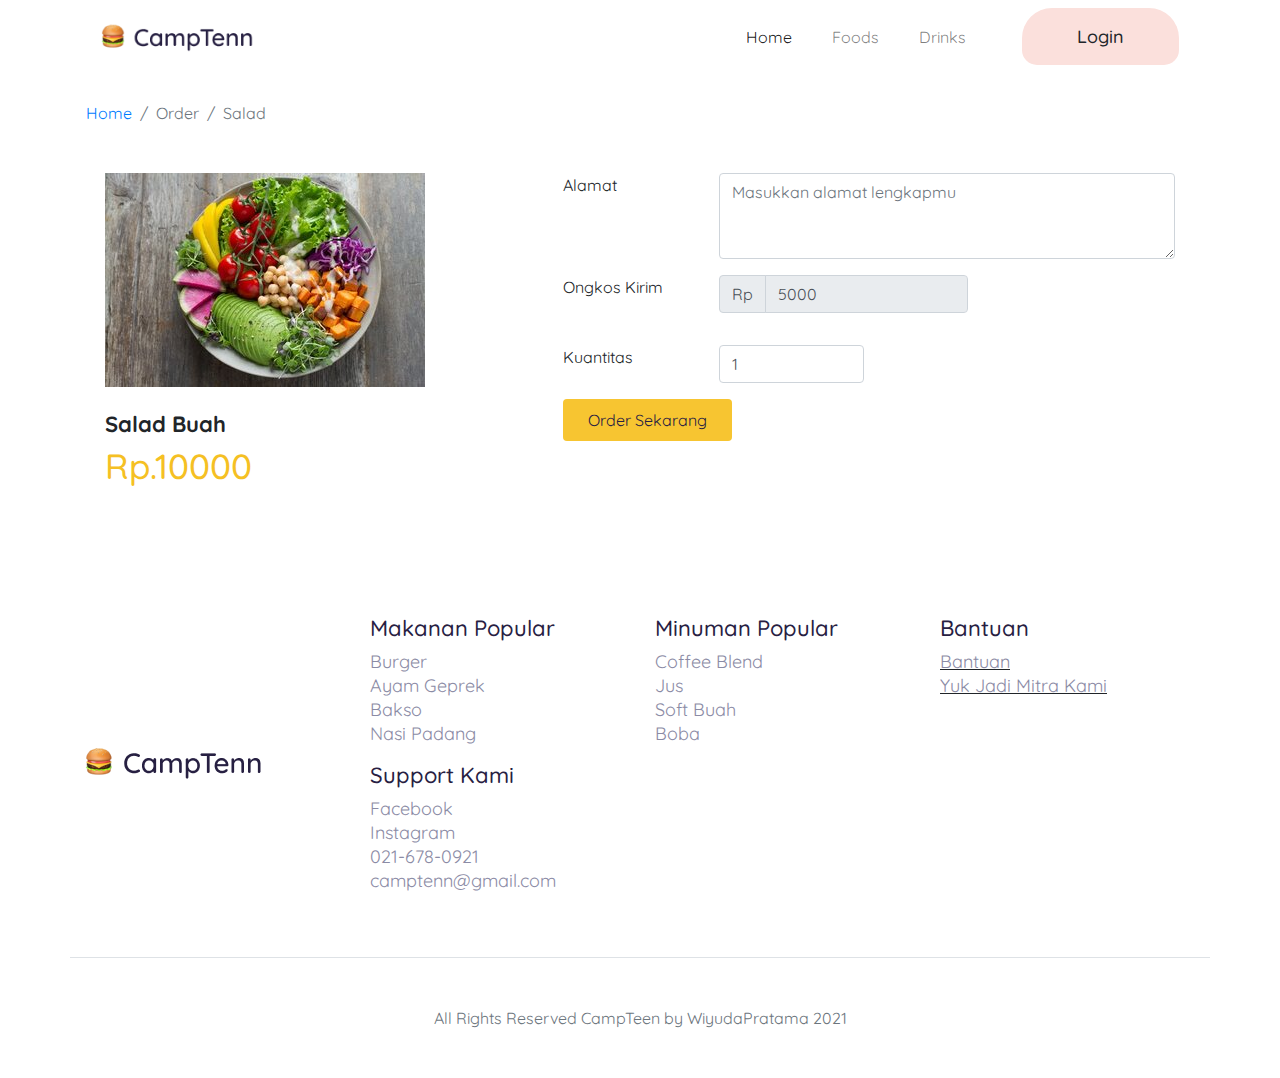
<file: frontend/checkout.html>
<!DOCTYPE html>
<html lang="en">
<head>
  <meta charset="UTF-8">
  <meta name="viewport" content="width=device-width, initial-scale=1.0">
  <title>CampTenn</title>

  <link href="https://fonts.googleapis.com/css2?family=Quicksand:wght@400;500;700&display=swap" rel="stylesheet"> 
  <link rel="stylesheet" href="/frontend/library/css/bootstrap.min.css">
  <link rel="stylesheet" href="/frontend/style/main.css">

</head>
<body>

  <!-- navbar -->
  <div class="container">
    <nav class="navbar navbar-expand-lg navbar-light bg-white">
      <a href="#" class="navbar-brand">
        <img src="/frontend/image/logo.png" alt="Logo CampTeen" height="30px">
      </a>
      <button class="navbar-toggler" type="button" data-toggle="collapse" data-target="#navbarNav" aria-controls="navbarNav" aria-expanded="false" aria-label="Toggle navigation">
        <span class="navbar-toggler-icon"></span>
      </button>
      <div class="collapse navbar-collapse" id="navbarNav">
        <ul class="navbar-nav ml-auto text-center">
          <li class="nav-item mr-lg-4 mr-sm-0">
            <a href="#" class="nav-link active">Home</a>
          </li>
          <li class="nav-item mr-lg-4 mr-sm-0">
            <a href="#" class="nav-link">Foods</a>
          </li>
          <li class="nav-item mr-lg-4 mr-sm-0">
            <a href="#" class="nav-link">Drinks</a>
          </li>
        </ul>
        <!-- Mobile Button -->
        <a href="#" class="d-sm-block d-md-none btn btn-login btn-block ml-sm-0">
          Login
        </a>
        <!-- Dekstop Button -->
        <a href="#" class="my-2 my-lg-0 d-none d-md-block btn btn-login ml-lg-4">
          Login
        </a>
      </div>
    </nav>
  </div>

  <main>
    <section class="section-details mt-3">
      <div class="container">
        <div class="row">
          <div class="col p-0">
            <nav aria-label="breadcrumb">
              <ol class="breadcrumb">
                <li class="breadcrumb-item"><a href="index.html">Home</a></li>
                <li class="breadcrumb-item active" aria-current="page">Order</li>
                <li class="breadcrumb-item active" aria-current="page">Salad</li>
              </ol>
            </nav>
          </div>
        </div>
        <div class="row">
          <div class="col-12">
            <div class="card">
              <div class="card-body">
                <div class="row">
                  <div class="col-12 col-lg-5">
                    <img src="/frontend/image/salad.jpg" alt="">
                    <div class="detail-menu-order pt-4">
                      <h5>Salad Buah</h5>
                      <h3>Rp.10000</h3>
                    </div>
                  </div>
                  <div class="col-12 col-lg-7">
                    <form action="#">
                      <div class="form-row">
                        <div class="form-group col-3">
                          <label for="alamat">Alamat</label>
                        </div>
                        <div class="form-group col-9">
                          <textarea name="alamat" id="alamat" rows="3" class="form-control" placeholder="Masukkan alamat lengkapmu"></textarea>
                        </div>
                      </div>
                      <div class="form-row">
                        <div class="form-group col-3">
                          <label for="ongkir">Ongkos Kirim</label>
                        </div>
                        <div class="form-group col-5">
                          <div class="input-group mb-3">
                            <div class="input-group-prepend">
                              <span class="input-group-text">Rp</span>
                            </div>
                            <input type="number" name ="ongkir" id="ongkir" value="5000" class="form-control" readonly>
                          </div>
                        </div>
                      </div>
                      <div class="form-row">
                        <div class="form-group col-3">
                          <label for="qty">Kuantitas</label>
                        </div>
                        <div class="form-group col-3">
                          <input type="number" name="qty" class="form-control" id="qty" value="1">
                        </div>
                      </div>
                      <a href="success.html" type="button" class="btn btn-order px-4 py-2">Order Sekarang</a>
                    </form>
                  </div>
                </div>
              </div>
            </div>
          </div>
        </div>
      </div>
    </section>
  </main>

  <footer>
    <div class="container">
      <div class="row justify-content-center pb-5">
        <div class="col-12 col-lg-3 d-flex align-items-center">
          <div class="row">
            <div class="col-lg-12">
              <img src="/frontend/image/logo.png" alt="Logo">
            </div>
          </div>
        </div>
        <div class="col-lg-3">
          <h5>Makanan Popular</h5>
          <ul class="list-unstyled">
            <li><a href="#">Burger</a></li>
            <li><a href="#">Ayam Geprek</a></li>
            <li><a href="#">Bakso</a></li>
            <li><a href="#">Nasi Padang</a></li>
          </ul>
          <h5>Support Kami</h5>
          <ul class="list-unstyled">
            <li><a href="#">Facebook</a></li>
            <li><a href="#">Instagram</a></li>
            <li><a href="#">021-678-0921</a></li>
            <li><a href="#">camptenn@gmail.com</a></li>
          </ul>
        </div>
        <div class="col-lg-3">
          <h5>Minuman Popular</h5>
          <ul class="list-unstyled">
            <li><a href="#">Coffee Blend</a></li>
            <li><a href="#">Jus</a></li>
            <li><a href="#">Soft Buah</a></li>
            <li><a href="#">Boba</a></li>
          </ul>
        </div>
        <div class="col-lg-3">
          <h5>Bantuan</h5>
          <u class="list-unstyled">
            <li><a href="#">Bantuan</a></li>
            <li><a href="#">Yuk Jadi Mitra Kami</a></li>
          </u>
        </div>
      </div>
      <div class="row justify-content-center align-items-center pt-5 border-top pb-5">
        <div class="col-auto text-muted">
          All Rights Reserved CampTeen by WiyudaPratama 2021
        </div>
      </div>
    </div>
  </footer>

  <script src="/frontend/library/jquery/jquery-3.5.1.min.js"></script>
  <script src="/frontend/library/js/bootstrap.min.js"></script>
</body>
</html>
</file>
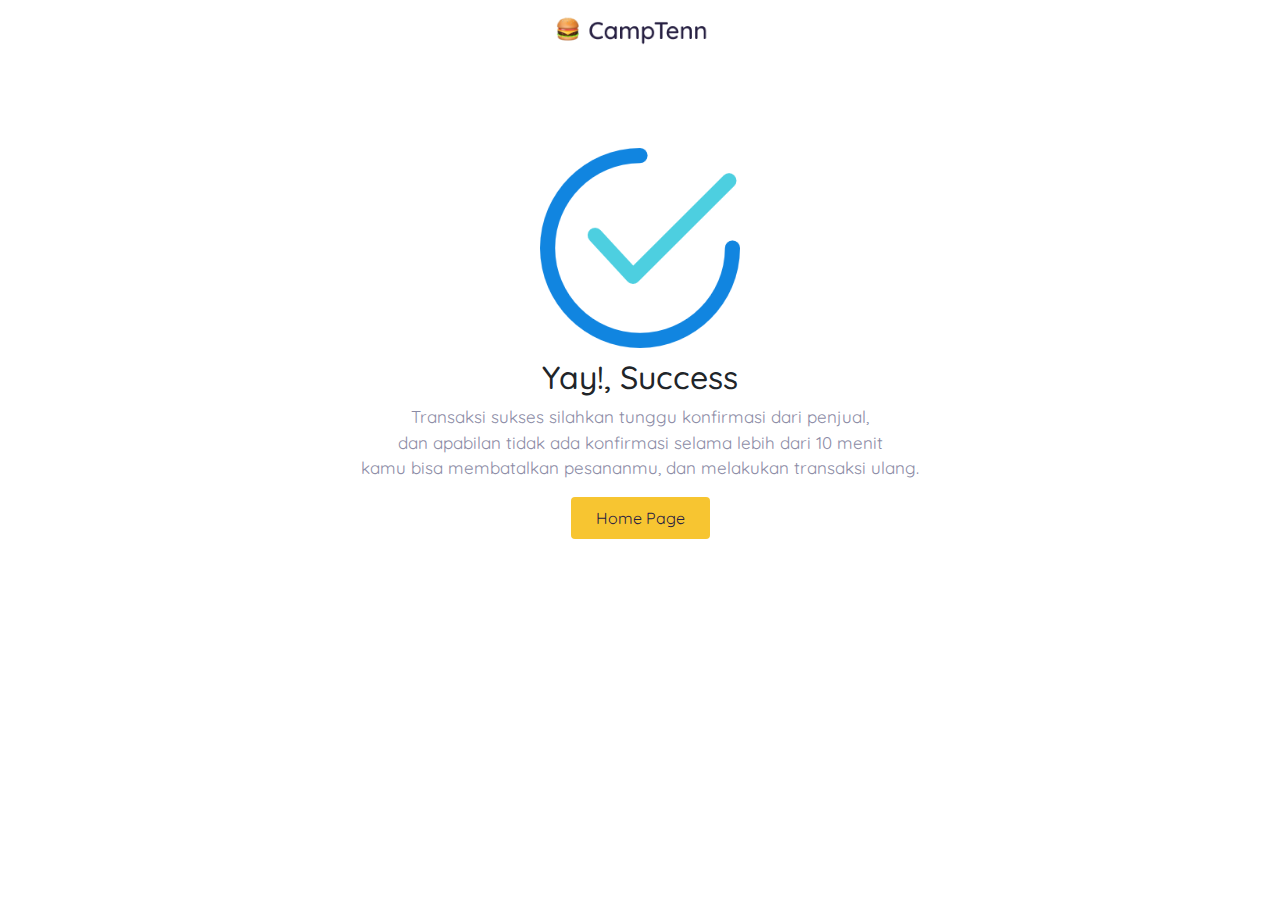
<file: frontend/success.html>
<!DOCTYPE html>
<html lang="en">
<head>
  <meta charset="UTF-8">
  <meta name="viewport" content="width=device-width, initial-scale=1.0">
  <title>CampTenn</title>

  <link href="https://fonts.googleapis.com/css2?family=Quicksand:wght@400;500;700&display=swap" rel="stylesheet"> 
  <link rel="stylesheet" href="/frontend/library/css/bootstrap.min.css">
  <link rel="stylesheet" href="/frontend/style/main.css">

</head>
<body>

  <!-- navbar -->
  <div class="container">
    <nav class="navbar navbar-expand-lg navbar-light bg-white">
      <div class="navbar-nav ml-auto mr-auto mr-sm-auto mr-md-auto">
        <a href="#" class="navbar-brand">
          <img src="/frontend/image/logo.png" alt="Logo CampTeen" height="30px">
        </a>
      </div>
    </nav>
  </div>

  <main>
    <section class="section-success d-flex align-items-center">
      <div class="container">
        <div class="row">
          <div class="col text-center">
            <img src="/frontend/icon/check.png" alt="">
            <h1>Yay!, Success</h1>
            <p>Transaksi sukses silahkan tunggu konfirmasi dari penjual, <br> dan apabilan tidak ada konfirmasi selama lebih dari 10 menit <br> kamu bisa membatalkan pesananmu, dan melakukan transaksi ulang.</p>
            <a href="index.html" class="btn btn-home px-4 py-2">Home Page</a>
          </div>
        </div>
      </div>
    </section>
  </main>

  <script src="/frontend/library/jquery/jquery-3.5.1.min.js"></script>
  <script src="/frontend/library/js/bootstrap.min.js"></script>
</body>
</html>
</file>
<file: frontend/style/main.css>
body {
  font-family: 'Quicksand', sans-serif;
  background-color: #ffffff;
}

.navbar .navbar-collapse .btn-login {
  background-color: #FBE0DC;
  padding: 14px 54px;
  border-top-left-radius: 30px;
  border-top-right-radius: 30px;
  border-bottom-left-radius: 15px;
  border-bottom-right-radius: 15px;
  font-size: 18px;
  font-weight: 500;
}

.navbar .navbar-collapse .btn-login:hover {
  background-color: #fad1ca;
}

.jumbotron {
  min-height: 400px;
  padding-top: 100px;
  background-color: #ffffff;
}

.jumbotron .left-content h1 {
  font-weight: bold;
  font-size: 42px;
  line-height: 62px;
  color: #272042;
}

.jumbotron .left-content p {
  color: #8B8BA5;
  font-size: 20px;
  line-height: 34px;
}

.jumbotron .left-content .btn-menu .btn-menu-decide {
  background-color: #F7C531;
  padding: 14px 54px;
  border-top-left-radius: 35px;
  border-top-right-radius: 35px;
  border-bottom-left-radius: 20px;
  border-bottom-right-radius: 20px;
  font-size: 18px;
  font-weight: 500;
}

.jumbotron .left-content .btn-menu .btn-menu-decide:hover {
  background-color: #ffd455;
  color: #35353b;
}

.jumbotron .right-content img {
  max-width: 550px;
}

.section-kategori h2 {
  font-weight: bold;
  font-size: 32px;
  line-height: 40px;
}

.section-kategori a {
  text-decoration: none;
}

.section-kategori .menu-kategori {
  font-size: 20px;
  line-height: 25px;
  color: #272042;
}

.section-kategori .menu-kategori.active {
  font-weight: 500;
  color: #F7C531;
}

.section-kategori .search-menu .input-group-prepend span {
  border-top-left-radius: 50px;
  border-bottom-left-radius: 50px;
  background-color: #ffffff;
  border-color: #4bd4f7;
}

.section-kategori .search-menu input {
  border-radius: 50px;
  border-left: none;
  -webkit-box-shadow: none;
          box-shadow: none;
}

.section-kategori .menu-pilihan .card {
  border: none;
}

.section-kategori .menu-pilihan .card .card-body h5 {
  font-size: 22px;
  line-height: 27px;
  font-weight: 500;
  color: #272042;
}

.section-kategori .menu-pilihan .card .card-body p {
  font-size: 16px;
  line-height: 20px;
  color: #8B8BA5;
}

.section-kategori .btn-load-more {
  background-color: #FBE0DC;
  color: #757588;
}

.section-kategori .btn-load-more:hover {
  background-color: #fad1ca;
  color: #757588;
}

footer {
  margin-top: 100px;
}

footer h5 {
  font-size: 22px;
  font-weight: 500;
  line-height: 27px;
  color: #272042;
}

footer a {
  color: #8B8BA5;
  font-size: 18px;
  line-height: 22px;
}

footer a:hover {
  color: #8B8BA5;
}

.section-details .breadcrumb {
  background-color: #ffffff;
}

.section-details .card {
  border: none;
}

.section-details .card img {
  max-width: 500px;
}

.section-details .card .detail-menu-order h5 {
  font-size: 22px;
  font-weight: bold;
}

.section-details .card .detail-menu-order h3 {
  font-size: 35px;
  color: #f5c023;
}

.section-details .card .detail-menu-order label {
  font-size: 18px;
  font-weight: 500;
  padding-top: 3px;
}

.section-details .card .btn-order {
  background-color: #F7C531;
  color: #272042;
}

.section-details .card .btn-order:hover {
  background-color: #face49;
  color: #272042;
}

.section-profil h5 {
  font-size: 22px;
  font-weight: 500;
}

.section-profil p {
  font-size: 17px;
  color: #8B8BA5;
}

.section-profil .btn-chat {
  background-color: #FBE0DC;
}

.section-profil .btn-chat:hover {
  background-color: #fad1ca;
}

.section-success {
  margin-top: 90px;
}

.section-success img {
  max-width: 200px;
}

.section-success h1 {
  font-size: 32px;
  margin-top: 10px;
}

.section-success p {
  color: #8B8BA5;
  font-size: 17px;
}

.section-success .btn-home {
  background-color: #F7C531;
  color: #272042;
}

.section-success .btn-home:hover {
  background-color: #face49;
  color: #272042;
}

.section-login {
  min-height: 100vh;
}

.section-login .card .card-body h1 {
  font-size: 32px;
  color: #272042;
  font-weight: bold;
}

.section-login .card .card-body p {
  color: #8B8BA5;
  font-weight: 400;
}

.section-login .card .card-body .form-control {
  border-radius: 50px;
  height: 50px;
}

.section-login .card .card-body .alamat {
  border-radius: 40px;
  height: 100px;
}

.section-login .card .card-body .btn-login {
  background-color: #F7C531;
  border-radius: 50px;
}

.section-login .card .card-body .btn-login:hover {
  background-color: #face49;
}

@media (max-width: 1024px) {
  .jumbotron {
    padding-top: 30px;
  }
  .jumbotron .left-content h1 {
    font-size: 38px;
    line-height: 48px;
  }
  .jumbotron .left-content p {
    font-size: 19px;
  }
  .jumbotron .right-content img {
    padding-top: 20px;
  }
}

@media (max-width: 576px) {
  .jumbotron {
    padding-top: 20px;
  }
  .jumbotron .left-content {
    text-align: center;
  }
  .jumbotron .left-content h1 {
    font-size: 30px;
    line-height: 40px;
  }
  .jumbotron .left-content p {
    font-size: 18px;
    line-height: 30px;
  }
  .jumbotron .right-content img {
    max-width: 320px;
  }
}
/*# sourceMappingURL=main.css.map */
</file>
